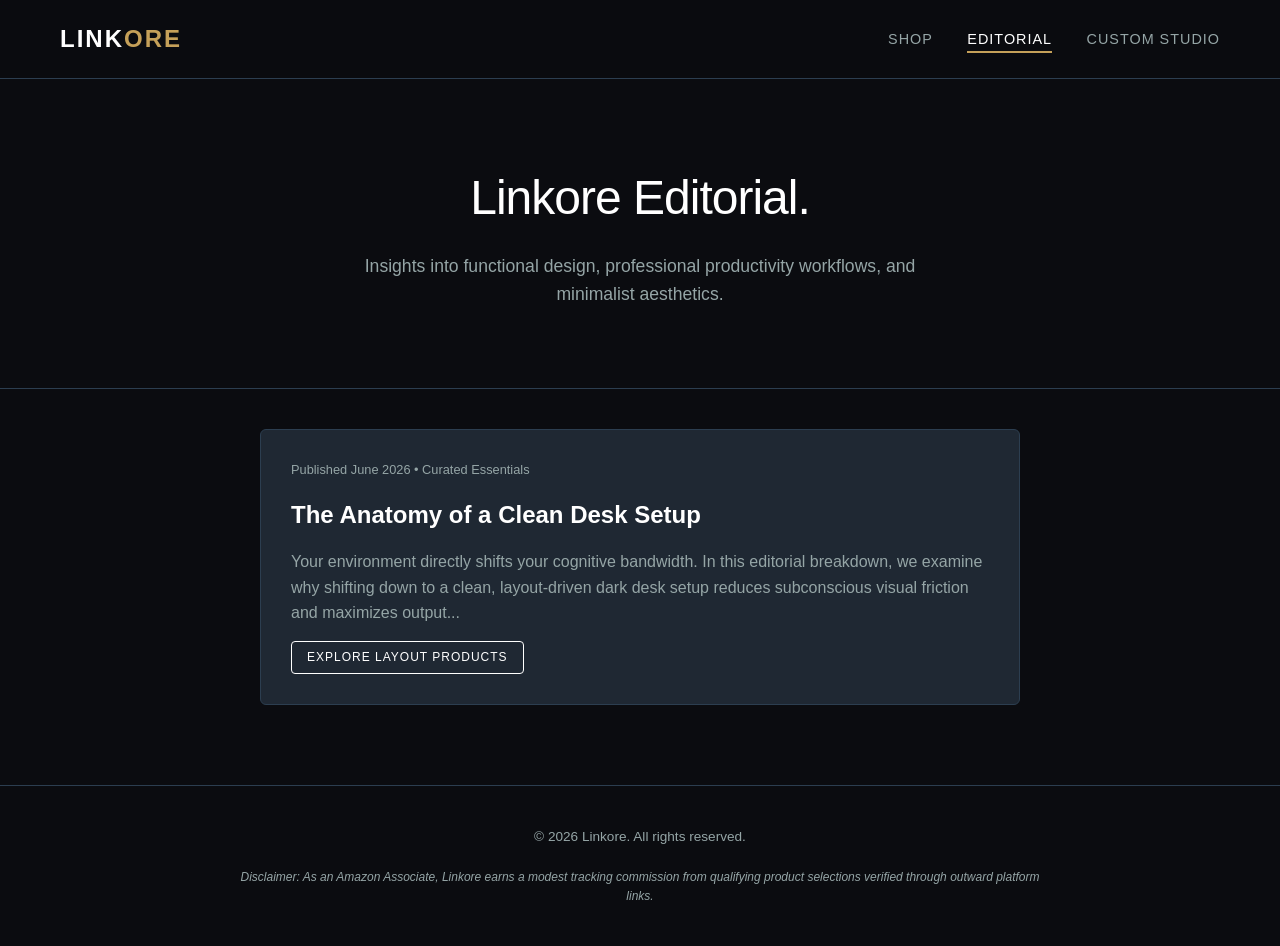
<file: blog.html>
<!DOCTYPE html>
<html lang="en">
<head>
    <meta charset="UTF-8">
    <meta name="viewport" content="width=device-width, initial-scale=1.0">
    <title>Linkore Editorial | Independent Ideas</title>
    <link rel="stylesheet" href="style.css">
</head>
<body>

    <header>
        <div class="nav-container">
            <a href="index.html" class="logo">Link<span>ore</span></a>
            <nav>
                <a href="index.html">Shop</a>
                <a href="blog.html" class="active">Editorial</a>
                <a href="customize.html">Custom Studio</a>
            </nav>
        </div>
    </header>

    <section class="hero">
        <h1>Linkore Editorial.</h1>
        <p>Insights into functional design, professional productivity workflows, and minimalist aesthetics.</p>
    </section>

    <main class="container" style="max-width: 800px;">
        
        <!-- ARTICLE BLOCK START -->
        <article class="blog-post">
            <div class="blog-meta">Published June 2026 • Curated Essentials</div>
            <h2>The Anatomy of a Clean Desk Setup</h2>
            <p style="margin: 15px 0; color: var(--text-secondary);">Your environment directly shifts your cognitive bandwidth. In this editorial breakdown, we examine why shifting down to a clean, layout-driven dark desk setup reduces subconscious visual friction and maximizes output...</p>
            <!-- Deep linking straight to shop catalogs -->
            <a href="index.html" class="btn" style="padding: 6px 15px; font-size: 0.75rem;">Explore Layout Products</a>
        </article>
        <!-- ARTICLE BLOCK END -->

    </main>

    <footer>
        <p>&copy; 2026 Linkore. All rights reserved.</p>
        <p class="disclosure">Disclaimer: As an Amazon Associate, Linkore earns a modest tracking commission from qualifying product selections verified through outward platform links.</p>
    </footer>

</body>
</html>
</file>
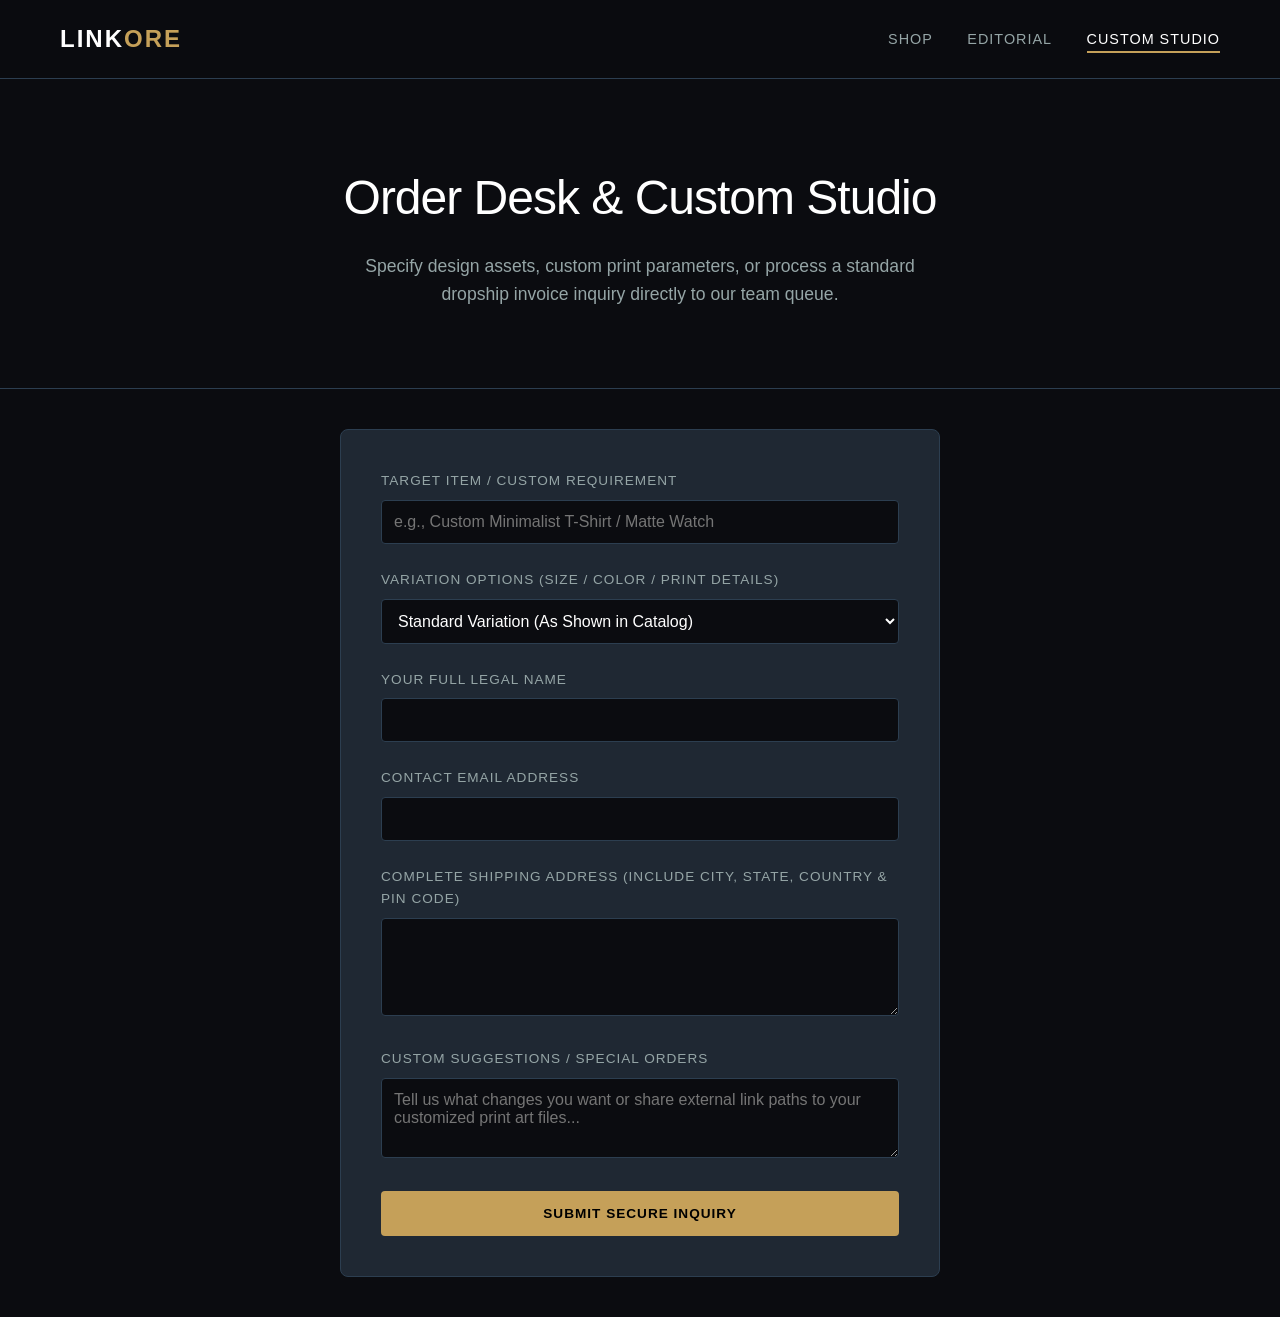
<file: customize.html>
<!DOCTYPE html>
<html lang="en">
<head>
    <meta charset="UTF-8">
    <meta name="viewport" content="width=device-width, initial-scale=1.0">
    <title>Linkore Studio | Form Portal</title>
    <link rel="stylesheet" href="style.css">
</head>
<body>

    <header>
        <div class="nav-container">
            <a href="index.html" class="logo">Link<span>ore</span></a>
            <nav>
                <a href="index.html">Shop</a>
                <a href="blog.html">Editorial</a>
                <a href="customize.html" class="active">Custom Studio</a>
            </nav>
        </div>
    </header>

    <section class="hero">
        <h1>Order Desk & Custom Studio</h1>
        <p>Specify design assets, custom print parameters, or process a standard dropship invoice inquiry directly to our team queue.</p>
    </section>

    <main class="container">
        <div class="form-container">
            
            <!-- ZERO-COST SECURE FORM HANDLER ROUTE -->
            <!-- CRITICAL ACTION STEP: Replace the dummy Web3Forms key below with your actual Key -->
            <form action="https://api.web3forms.com/submit" method="POST">
                <input type="hidden" name="access_key" value="5205ccbc-9fa0-4f73-a0e6-5d53400eecae">
                <input type="hidden" name="subject" value="New Linkore Customer Request">

                <div class="form-group">
                    <label for="product">Target Item / Custom Requirement</label>
                    <input type="text" id="product" name="Product_Or_Design" placeholder="e.g., Custom Minimalist T-Shirt / Matte Watch" required>
                </div>

                <div class="form-group">
                    <label for="specs">Variation Options (Size / Color / Print Details)</label>
                    <select id="specs" name="Item_Variant">
                        <option value="standard">Standard Variation (As Shown in Catalog)</option>
                        <option value="size-S">Premium Cotton T-Shirt - Small</option>
                        <option value="size-M">Premium Cotton T-Shirt - Medium</option>
                        <option value="size-L">Premium Cotton T-Shirt - Large</option>
                        <option value="size-XL">Premium Cotton T-Shirt - Extra Large</option>
                    </select>
                </div>

                <div class="form-group">
                    <label for="name">Your Full Legal Name</label>
                    <input type="text" id="name" name="Customer_Name" required>
                </div>

                <div class="form-group">
                    <label for="email">Contact Email Address</label>
                    <input type="email" id="email" name="Customer_Email" required>
                </div>

                <div class="form-group">
                    <label for="address">Complete Shipping Address (Include City, State, Country & PIN Code)</label>
                    <textarea id="address" name="Shipping_Address" rows="4" required></textarea>
                </div>

                <div class="form-group">
                    <label for="suggestions">Custom Suggestions / Special Orders</label>
                    <textarea id="suggestions" name="Customer_Suggestions" rows="3" placeholder="Tell us what changes you want or share external link paths to your customized print art files..."></textarea>
                </div>

                <button type="submit" class="btn" style="width:100%; padding:15px; background:var(--text-muted); color:#000; font-weight:600; border:none;">Submit Secure Inquiry</button>
            </form>

        </div>
    </main>

    <script>
        // Automatic population algorithm: extracts item variables from routing links
        const urlParams = new URLSearchParams(window.location.search);
        const autoProduct = urlParams.get('item');
        if (autoProduct) {
            document.getElementById('product').value = autoProduct;
        }
    </script>
</body>
</html>
</file>
<file: style.css>
/* LINKORE MASTER STYLESHEET - PREMIUM MINIMALIST DARK THEME */
:root {
    --bg-color: #0b0c10;
    --surface-color: #1f2833;
    --text-primary: #ffffff;
    --text-muted: #c5a059; /* Premium Gold Accent */
    --text-secondary: #95a5a6;
    --border-color: #2c3e50;
    --font-sans: -apple-system, BlinkMacSystemFont, "Segoe UI", Roboto, Helvetica, Arial, sans-serif;
}

* {
    box-sizing: border-box;
    margin: 0;
    padding: 0;
}

body {
    background-color: var(--bg-color);
    color: var(--text-primary);
    font-family: var(--font-sans);
    line-height: 1.6;
    padding-top: 80px;
}

/* Header & Navigation */
header {
    background-color: rgba(11, 12, 16, 0.95);
    border-bottom: 1px solid var(--border-color);
    position: fixed;
    top: 0;
    width: 100%;
    z-index: 1000;
    backdrop-filter: blur(10px);
}

.nav-container {
    max-width: 1200px;
    margin: 0 auto;
    display: flex;
    justify-content: space-between;
    align-items: center;
    padding: 20px;
}

.logo {
    font-size: 1.5rem;
    font-weight: 700;
    letter-spacing: 2px;
    text-transform: uppercase;
    color: var(--text-primary);
    text-decoration: none;
}

.logo span {
    color: var(--text-muted);
}

nav a {
    color: var(--text-secondary);
    text-decoration: none;
    margin-left: 30px;
    font-size: 0.9rem;
    text-transform: uppercase;
    letter-spacing: 1px;
    transition: color 0.3s ease;
}

nav a:hover, nav a.active {
    color: var(--text-primary);
    border-bottom: 2px solid var(--text-muted);
    padding-bottom: 4px;
}

/* Layout Containers */
.container {
    max-width: 1200px;
    margin: 40px auto;
    padding: 0 20px;
}

/* Hero Section */
.hero {
    text-align: center;
    padding: 80px 20px;
    background: linear-gradient(180px, #13151a 0%, #0b0c10 100%);
    border-bottom: 1px solid var(--border-color);
    margin-bottom: 40px;
}

.hero h1 {
    font-size: 3rem;
    font-weight: 300;
    margin-bottom: 15px;
    letter-spacing: -1px;
}

.hero p {
    color: var(--text-secondary);
    font-size: 1.1rem;
    max-width: 600px;
    margin: 0 auto;
}

/* Category Switcher Tabs */
.category-tabs {
    display: flex;
    justify-content: center;
    gap: 15px;
    margin-bottom: 40px;
}

.tab-btn {
    background: none;
    border: 1px solid var(--border-color);
    color: var(--text-secondary);
    padding: 10px 25px;
    border-radius: 4px;
    cursor: pointer;
    font-size: 0.85rem;
    text-transform: uppercase;
    letter-spacing: 1px;
    transition: all 0.3s ease;
}

.tab-btn.active, .tab-btn:hover {
    background-color: var(--text-muted);
    color: #000000;
    border-color: var(--text-muted);
    font-weight: 600;
}

/* Grid Layouts */
.grid {
    display: grid;
    grid-template-columns: repeat(auto-fill, minmax(300px, 1fr));
    gap: 30px;
}

/* Premium Product Cards */
.card {
    background-color: var(--surface-color);
    border: 1px solid var(--border-color);
    border-radius: 6px;
    overflow: hidden;
    transition: transform 0.3s ease, border-color 0.3s ease;
    display: flex;
    flex-direction: column;
}

.card:hover {
    transform: translateY(-5px);
    border-color: var(--text-muted);
}

.card-img-wrapper {
    width: 100%;
    height: 280px;
    background-color: #13151a;
    display: flex;
    align-items: center;
    justify-content: center;
    overflow: hidden;
}

.card img {
    width: 100%;
    height: 100%;
    object-fit: cover;
}

.card-content {
    padding: 25px;
    display: flex;
    flex-direction: column;
    flex-grow: 1;
}

.card-tag {
    font-size: 0.75rem;
    text-transform: uppercase;
    letter-spacing: 1px;
    color: var(--text-muted);
    margin-bottom: 10px;
    font-weight: 600;
}

.card h3 {
    font-size: 1.2rem;
    margin-bottom: 10px;
    font-weight: 500;
}

.card p {
    color: var(--text-secondary);
    font-size: 0.9rem;
    margin-bottom: 20px;
    flex-grow: 1;
}

.card-footer {
    display: flex;
    justify-content: space-between;
    align-items: center;
    margin-top: auto;
}

.price {
    font-size: 1.25rem;
    font-weight: 600;
}

.btn {
    display: inline-block;
    background-color: transparent;
    color: var(--text-primary);
    border: 1px solid var(--text-primary);
    padding: 10px 20px;
    font-size: 0.85rem;
    text-transform: uppercase;
    letter-spacing: 1px;
    text-decoration: none;
    border-radius: 4px;
    cursor: pointer;
    transition: all 0.3s ease;
    text-align: center;
}

.btn:hover {
    background-color: var(--text-primary);
    color: var(--bg-color);
}

.btn-amazon {
    border-color: var(--text-muted);
    color: var(--text-muted);
}

.btn-amazon:hover {
    background-color: var(--text-muted);
    color: #000000;
}

/* Premium Form Styles */
.form-container {
    max-width: 600px;
    margin: 40px auto;
    background-color: var(--surface-color);
    padding: 40px;
    border-radius: 8px;
    border: 1px solid var(--border-color);
}

.form-group {
    margin-bottom: 25px;
}

.form-group label {
    display: block;
    margin-bottom: 8px;
    font-size: 0.85rem;
    text-transform: uppercase;
    letter-spacing: 1px;
    color: var(--text-secondary);
}

.form-group input, .form-group select, .form-group textarea {
    width: 100%;
    padding: 12px;
    background-color: var(--bg-color);
    border: 1px solid var(--border-color);
    color: var(--text-primary);
    border-radius: 4px;
    font-family: var(--font-sans);
    font-size: 1rem;
}

.form-group input:focus, .form-group select:focus, .form-group textarea:focus {
    outline: none;
    border-color: var(--text-muted);
}

/* Blog Layout specific styles */
.blog-post {
    background-color: var(--surface-color);
    border: 1px solid var(--border-color);
    border-radius: 6px;
    padding: 30px;
    margin-bottom: 30px;
}

.blog-meta {
    font-size: 0.8rem;
    color: var(--text-secondary);
    margin-bottom: 15px;
}

/* Footer Section */
footer {
    border-top: 1px solid var(--border-color);
    padding: 40px 20px;
    text-align: center;
    margin-top: 80px;
    font-size: 0.85rem;
    color: var(--text-secondary);
}

.footer-links {
    margin-bottom: 20px;
}

.footer-links a {
    color: var(--text-secondary);
    text-decoration: none;
    margin: 0 15px;
}

.footer-links a:hover {
    color: var(--text-primary);
}

.disclosure {
    font-style: italic;
    font-size: 0.75rem;
    max-width: 800px;
    margin: 20px auto 0 auto;
    color: var(--text-secondary);
}
</file>
